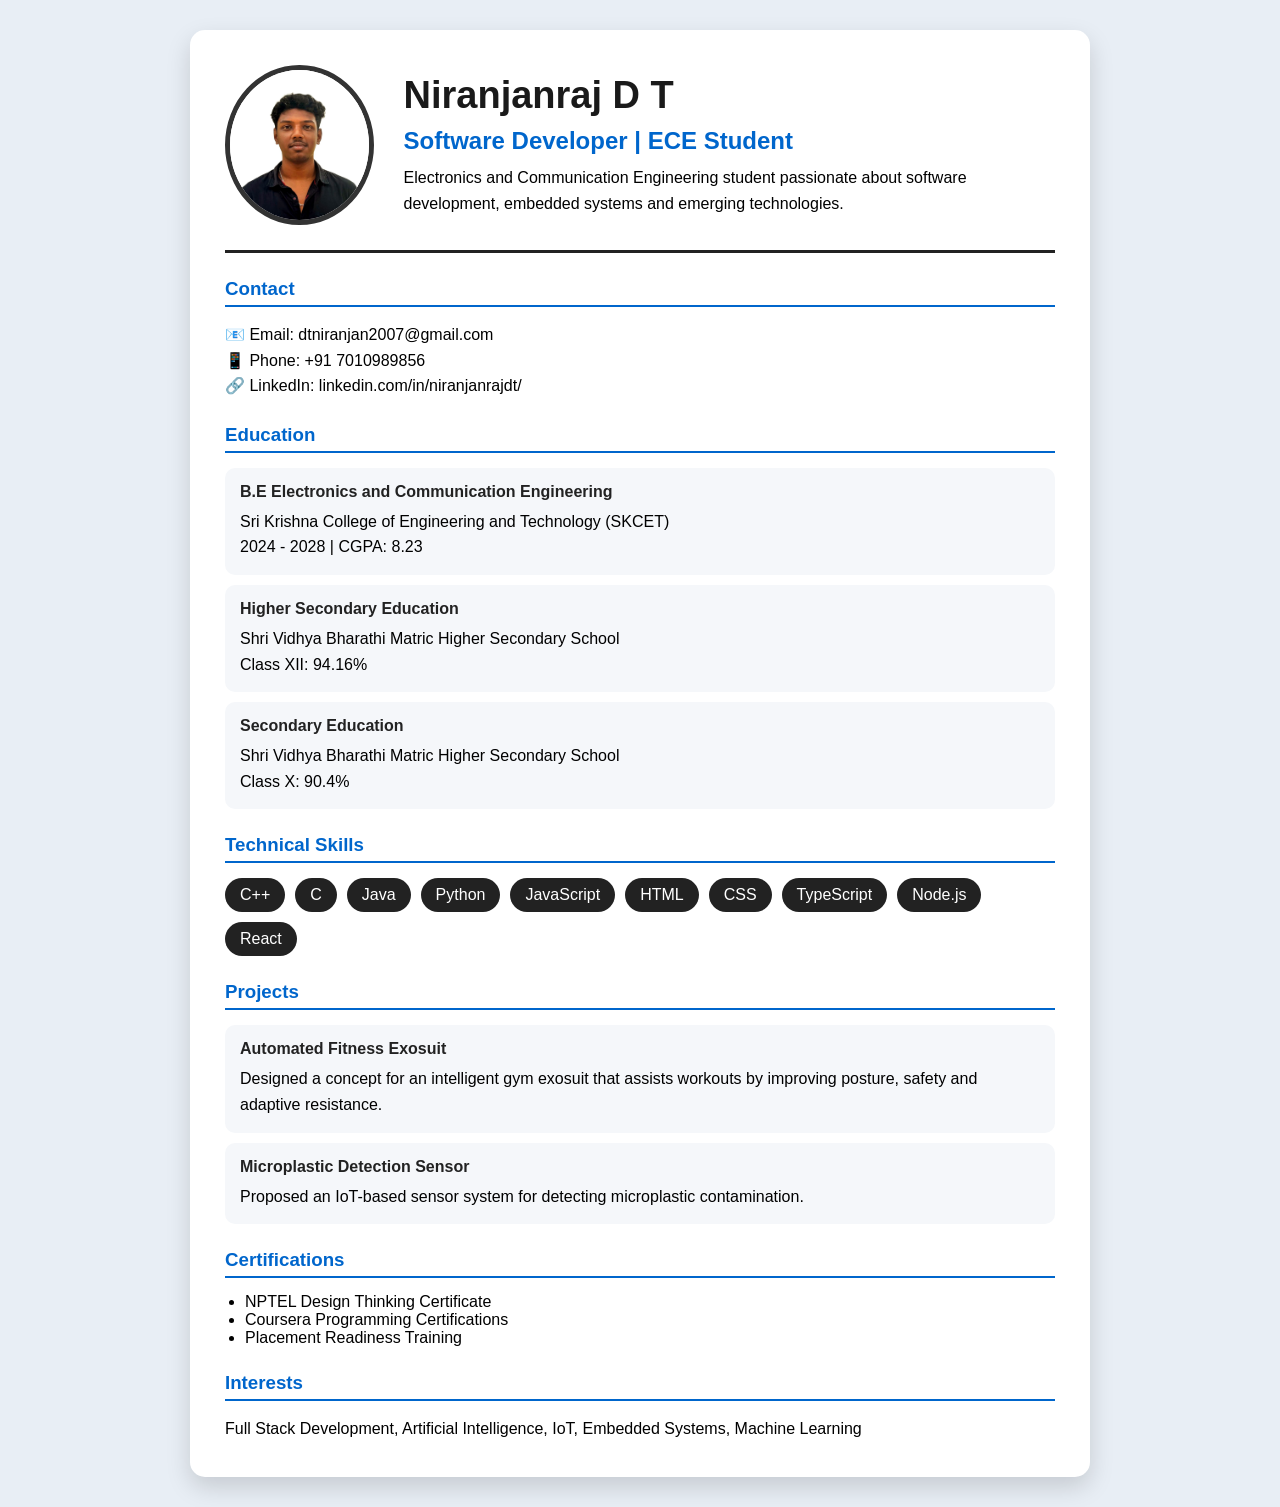
<file: index.htm>
<!DOCTYPE html>
<html lang="en">
<head>
    <meta charset="UTF-8">
    <meta name="viewport" content="width=device-width, initial-scale=1.0">
    <title>Niranjanraj D T - Resume</title>
    <link rel="stylesheet" href="style.css">
</head>

<body>

<div class="resume">

    <header>
        <img src="profile.jpeg" alt="Profile Image">

        <div class="intro">
            <h1>Niranjanraj D T</h1>
            <h2>Software Developer | ECE Student</h2>
            <p>
                Electronics and Communication Engineering student passionate 
                about software development, embedded systems and emerging technologies.
            </p>
        </div>
    </header>


    <section>
        <h3>Contact</h3>
        <p>📧 Email: dtniranjan2007@gmail.com</p>
        <p>📱 Phone: +91 7010989856</p>
        <p>🔗 LinkedIn: linkedin.com/in/niranjanrajdt/</p>
    </section>


    <section>
        <h3>Education</h3>

        <div class="card">
            <h4>B.E Electronics and Communication Engineering</h4>
            <p>
                Sri Krishna College of Engineering and Technology (SKCET)
            </p>
            <p>
                2024 - 2028 | CGPA: 8.23
            </p>
        </div>

        <div class="card">
            <h4>Higher Secondary Education</h4>
            <p>
                Shri Vidhya Bharathi Matric Higher Secondary School
            </p>
            <p>Class XII: 94.16%</p>
        </div>

        <div class="card">
            <h4>Secondary Education</h4>
            <p>
                Shri Vidhya Bharathi Matric Higher Secondary School
            </p>
            <p>Class X: 90.4%</p>
        </div>

    </section>


    <section>
        <h3>Technical Skills</h3>

        <div class="skills">
            <span>C++</span>
            <span>C</span>
            <span>Java</span>
            <span>Python</span>
            <span>JavaScript</span>
            <span>HTML</span>
            <span>CSS</span>
            <span>TypeScript</span>
            <span>Node.js</span>
            <span>React</span>
        </div>

    </section>


    <section>
        <h3>Projects</h3>

        <div class="card">
            <h4>Automated Fitness Exosuit</h4>
            <p>
                Designed a concept for an intelligent gym exosuit that assists
                workouts by improving posture, safety and adaptive resistance.
            </p>
        </div>


        <div class="card">
            <h4>Microplastic Detection Sensor</h4>
            <p>
                Proposed an IoT-based sensor system for detecting microplastic
                contamination.
            </p>
        </div>

    </section>


    <section>
        <h3>Certifications</h3>

        <ul>
            <li>NPTEL Design Thinking Certificate</li>
            <li>Coursera Programming Certifications</li>
            <li>Placement Readiness Training</li>
        </ul>

    </section>


    <section>
        <h3>Interests</h3>
        <p>
            Full Stack Development, Artificial Intelligence,
            IoT, Embedded Systems, Machine Learning
        </p>
    </section>


</div>

</body>
</html>
</file>
<file: style.css>
*{
    margin:0;
    padding:0;
    box-sizing:border-box;
    font-family:'Segoe UI',sans-serif;
}


body{
    background:#e8eef5;
    padding:30px;
}


.resume{

    max-width:900px;
    margin:auto;
    background:white;
    padding:35px;
    border-radius:15px;
    box-shadow:0 10px 25px rgba(0,0,0,0.15);

}


header{

    display:flex;
    align-items:center;
    gap:30px;
    border-bottom:3px solid #222;
    padding-bottom:25px;

}


header img{

    width:160px;
    height:160px;
    border-radius:50%;
    object-fit:cover;
    border:5px solid #333;

}


.intro h1{

    font-size:38px;
    color:#1a1a1a;

}


.intro h2{

    color:#0066cc;
    margin:10px 0;

}


section{

    margin-top:25px;

}


h3{

    color:#0066cc;
    border-bottom:2px solid #0066cc;
    padding-bottom:5px;
    margin-bottom:15px;

}


.card{

    background:#f5f7fa;
    padding:15px;
    margin:10px 0;
    border-radius:10px;

}


.card h4{

    color:#222;
    margin-bottom:8px;

}


.skills{

    display:flex;
    flex-wrap:wrap;
    gap:10px;

}


.skills span{

    background:#222;
    color:white;
    padding:8px 15px;
    border-radius:20px;

}


ul{

    padding-left:20px;

}


p{

    line-height:1.6;

}



@media(max-width:600px){

header{

    flex-direction:column;
    text-align:center;

}


.intro h1{

    font-size:30px;

}

}
</file>
